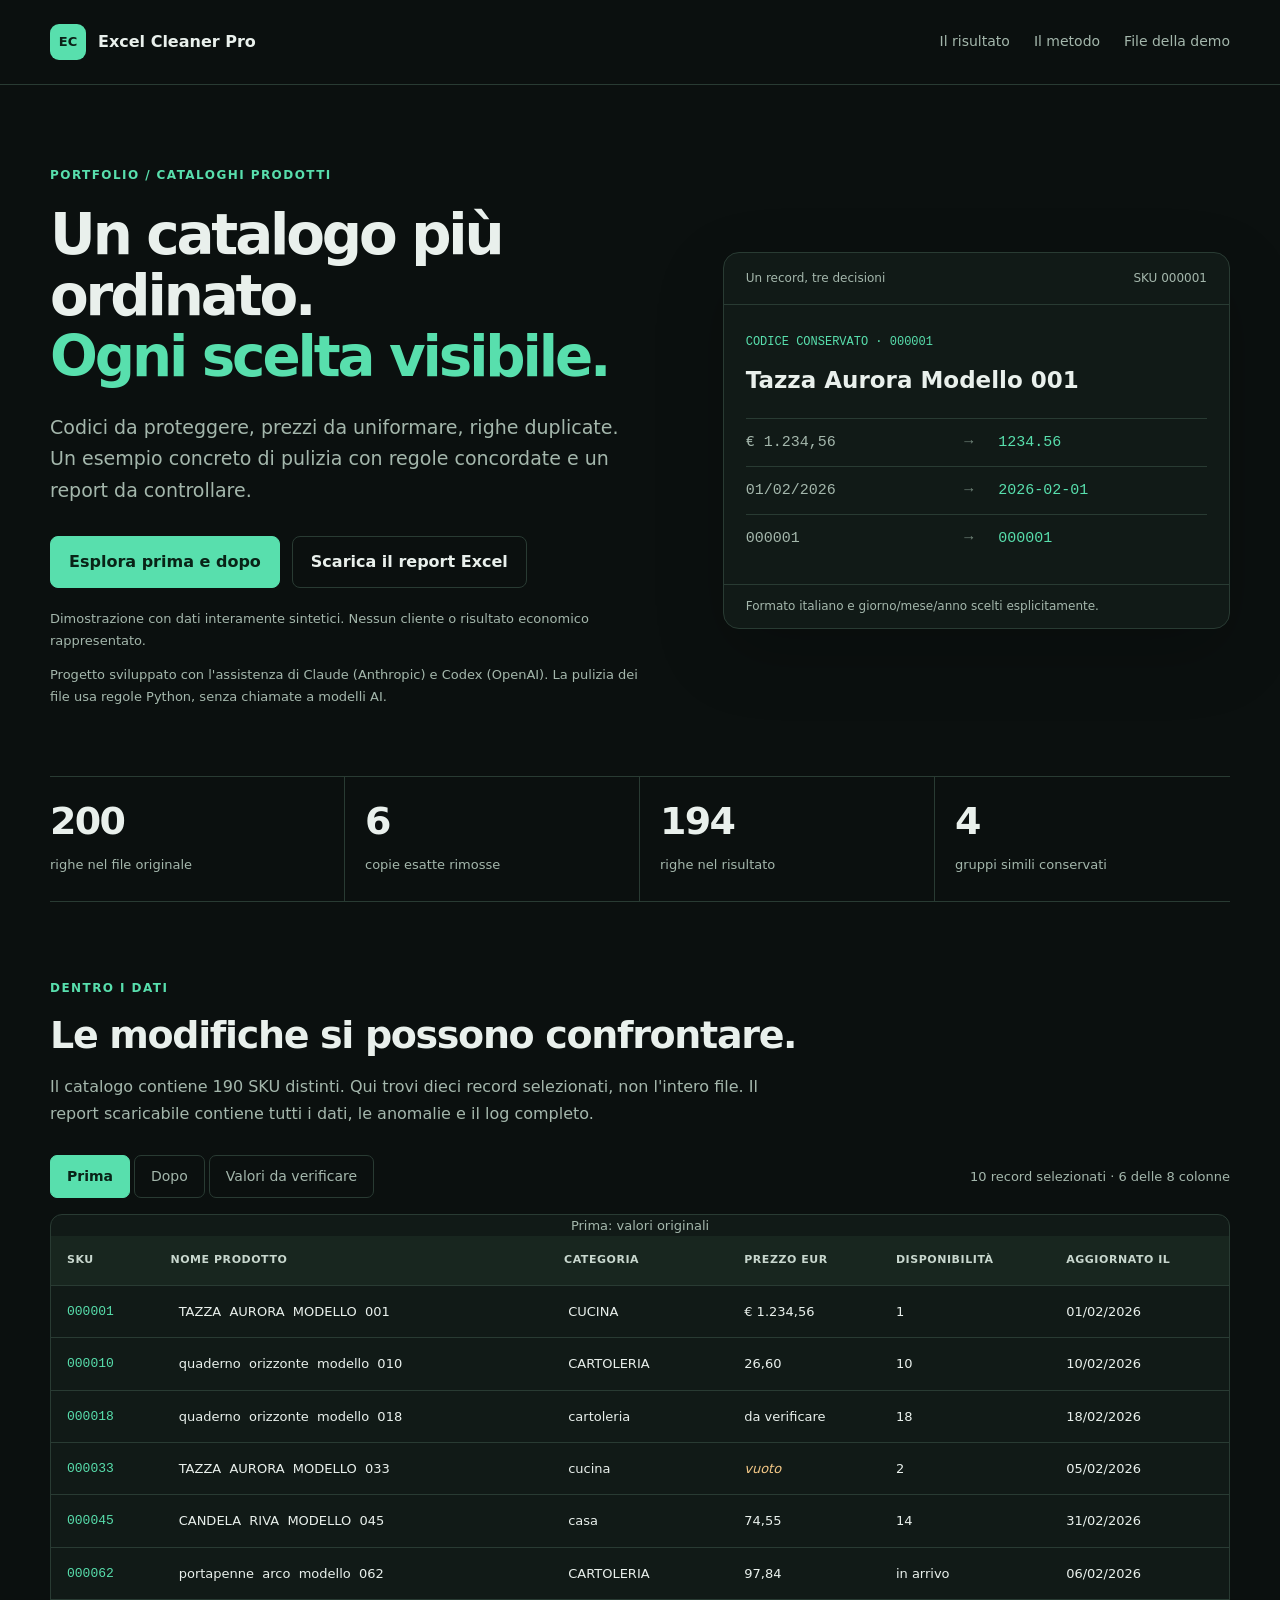
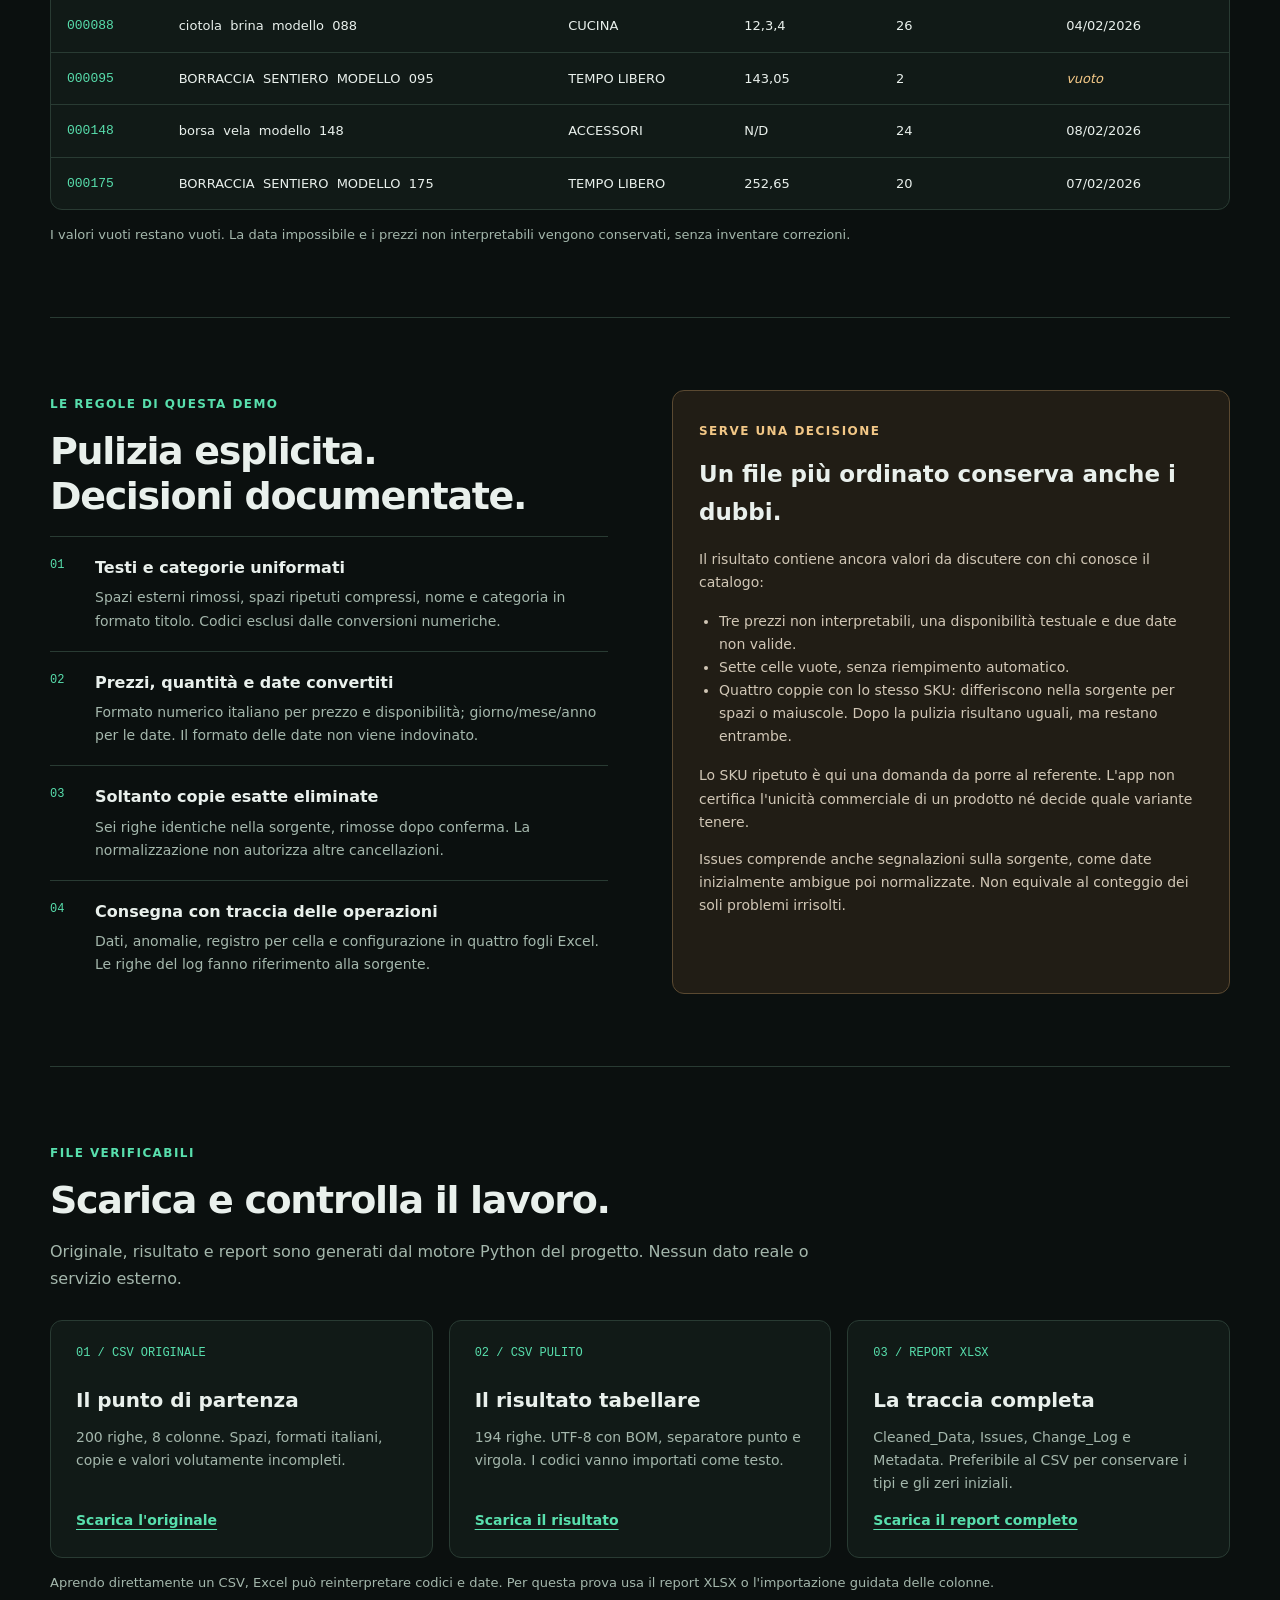
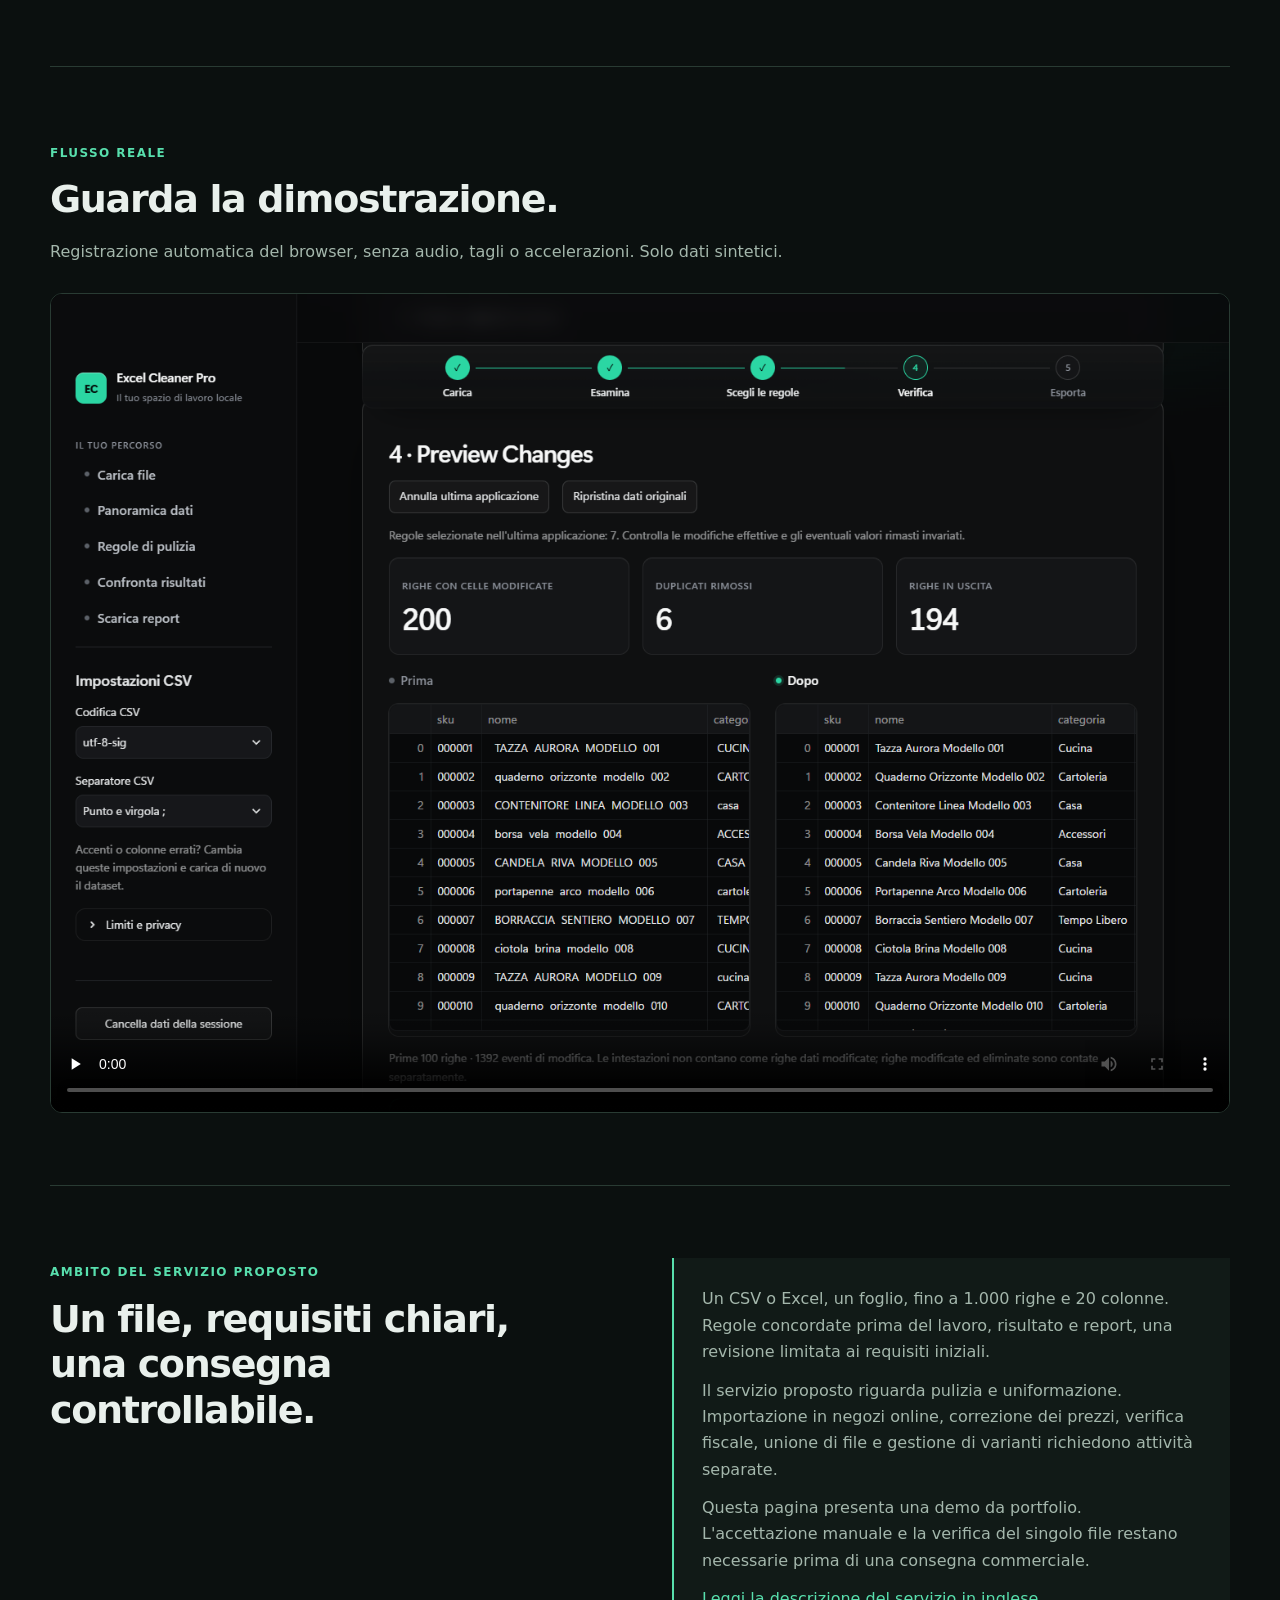
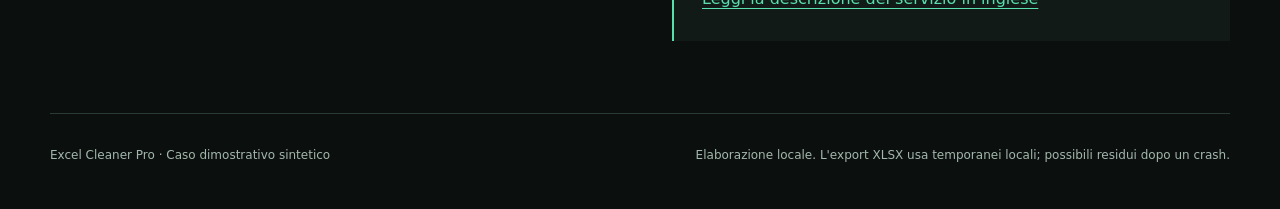
<file: demo/product_catalog/index.html>
<!doctype html>
<html lang="it">
<head>
  <meta charset="utf-8">
  <meta name="viewport" content="width=device-width, initial-scale=1">
  <meta name="description" content="Demo sintetica di pulizia di un catalogo prodotti: prima, dopo e report delle modifiche con Excel Cleaner Pro.">
  <meta http-equiv="Content-Security-Policy" content="default-src 'none'; script-src 'unsafe-inline'; style-src 'unsafe-inline'; img-src 'self' data:; media-src 'self'; connect-src 'none'; base-uri 'none'; object-src 'none'">
  <title>Un catalogo, ogni modifica visibile — Excel Cleaner Pro</title>
  <style>
    :root { color-scheme: dark; --bg:#0b100f; --panel:#111a17; --line:#293b33; --text:#e9f0ec; --muted:#a4b7ac; --green:#58dfad; --amber:#f2c786; }
    * { box-sizing:border-box; }
    html { scroll-behavior:smooth; scroll-padding-top:2rem; }
    body { margin:0; background:var(--bg); color:var(--text); font:16px/1.65 "Segoe UI",system-ui,sans-serif; }
    a { color:var(--green); text-underline-offset:4px; }
    a:focus-visible, button:focus-visible, input:focus-visible { outline:3px solid var(--amber); outline-offset:5px; }
    .wrap { width:min(1180px,calc(100% - 64px)); margin:auto; }
    .skip { position:absolute; top:-100px; left:16px; padding:12px; background:var(--panel); z-index:2; }
    .skip:focus { top:12px; }
    header { border-bottom:1px solid var(--line); }
    .nav { display:flex; align-items:center; justify-content:space-between; gap:24px; padding:24px 0; }
    .brand { display:flex; align-items:center; gap:12px; color:var(--text); text-decoration:none; font-weight:650; }
    .mark { width:36px; height:36px; display:grid; place-items:center; background:var(--green); border-radius:9px; color:#0b2117; font-size:13px; }
    .nav-links { display:flex; flex-wrap:wrap; gap:24px; font-size:14px; }
    .nav-links a { color:var(--muted); text-decoration:none; }
    .nav-links a:hover { color:var(--green); }
    .eyebrow { color:var(--green); text-transform:uppercase; letter-spacing:.12em; font-size:12px; font-weight:700; }
    .hero { padding:76px 0 56px; display:grid; grid-template-columns:1.2fr 1fr; gap:64px; align-items:center; }
    h1,h2,h3,p { margin-top:0; }
    h1 { font-size:clamp(38px,4.4vw,62px); line-height:1.08; letter-spacing:-.055em; font-weight:650; margin:18px 0 24px; }
    h1 em { font-style:normal; color:var(--green); }
    .lede { font-size:19px; color:var(--muted); max-width:580px; }
    .actions { display:flex; flex-wrap:wrap; gap:12px; margin:30px 0 20px; }
    .button { display:inline-flex; align-items:center; justify-content:center; padding:12px 18px; border-radius:8px; background:var(--green); color:#092317; text-decoration:none; font-weight:650; border:1px solid var(--green); }
    .button.secondary { color:var(--text); background:transparent; border-color:var(--line); }
    .small { font-size:13px; color:var(--muted); }
    .example { border:1px solid var(--line); border-radius:16px; overflow:hidden; background:var(--panel); box-shadow:0 24px 70px #0003; }
    .example-head { padding:16px 22px; border-bottom:1px solid var(--line); display:flex; justify-content:space-between; gap:16px; font-size:12px; color:var(--muted); }
    .example-body { padding:22px; }
    .example-sku { font-family:Consolas,monospace; color:var(--green); font-size:12px; }
    .example h3 { font-size:23px; margin:8px 0 18px; font-weight:550; }
    .comparison { display:grid; grid-template-columns:1fr 24px 1fr; gap:10px; padding:13px 0; border-top:1px solid var(--line); font:15px/1.4 Consolas,monospace; }
    .comparison .old { color:var(--muted); }
    .comparison .new { color:var(--green); }
    .comparison .arrow { color:#71867a; }
    .example-foot { padding:12px 22px; border-top:1px solid var(--line); font-size:12px; color:var(--muted); }
    .metrics { display:grid; grid-template-columns:repeat(4,1fr); border-top:1px solid var(--line); border-bottom:1px solid var(--line); }
    .metric { padding:24px 20px; border-right:1px solid var(--line); }
    .metric:first-child { padding-left:0; } .metric:last-child { border-right:0; }
    .metric strong { display:block; font-size:38px; letter-spacing:-.045em; line-height:1.1; font-weight:600; margin-bottom:8px; }
    .metric span { color:var(--muted); font-size:13px; }
    .section { padding:72px 0; border-bottom:1px solid var(--line); }
    h2 { font-size:clamp(27px,3vw,38px); line-height:1.2; letter-spacing:-.035em; font-weight:600; margin:12px 0 16px; }
    .section-heading { max-width:760px; margin-bottom:28px; }
    .section-heading p { color:var(--muted); }
    .toolbar { display:flex; flex-wrap:wrap; justify-content:space-between; align-items:center; gap:16px; margin-bottom:16px; }
    fieldset { border:0; padding:0; margin:0; display:flex; gap:4px; flex-wrap:wrap; }
    legend { position:absolute; width:1px; height:1px; overflow:hidden; clip-path:inset(50%); }
    .tab { display:block; position:relative; }
    .tab input { position:absolute; opacity:0; width:100%; height:100%; margin:0; cursor:pointer; }
    .tab span { display:block; padding:9px 16px; border:1px solid var(--line); border-radius:7px; color:var(--muted); font-size:14px; }
    .tab input:checked + span { color:#092317; border-color:var(--green); background:var(--green); font-weight:650; }
    .tab input:focus-visible + span { outline:3px solid var(--amber); outline-offset:3px; }
    .table-scroll { width:100%; overflow-x:auto; border:1px solid var(--line); border-radius:12px; background:var(--panel); }
    table { width:100%; border-collapse:collapse; text-align:left; font-size:13px; }
    th { background:#18261f; color:#c8d7ce; font-size:11px; letter-spacing:.05em; text-transform:uppercase; font-weight:600; }
    th,td { padding:15px 16px; border-bottom:1px solid var(--line); vertical-align:top; }
    tbody tr:last-child td { border-bottom:0; }
    td { max-width:300px; white-space:pre-wrap; overflow-wrap:break-word; }
    td:first-child { color:var(--green); font-family:Consolas,monospace; white-space:nowrap; }
    .empty { color:var(--amber); font-style:italic; }
    .table-note { margin:14px 0 0; font-size:13px; color:var(--muted); }
    .split { display:grid; grid-template-columns:1fr 1fr; gap:64px; }
    .rules { list-style:none; padding:0; margin:0; counter-reset:rule; }
    .rules li { counter-increment:rule; position:relative; padding:18px 0 18px 45px; border-top:1px solid var(--line); }
    .rules li::before { content:"0" counter(rule); position:absolute; left:0; color:var(--green); font:12px/1.8 Consolas,monospace; }
    .rules strong { display:block; font-weight:600; }
    .rules p { color:var(--muted); font-size:14px; margin:5px 0 0; }
    .review { border:1px solid #5a4931; border-radius:12px; padding:26px; background:#211d15; }
    .review .eyebrow { color:var(--amber); }
    .review h3 { font-size:23px; margin:12px 0 16px; font-weight:550; }
    .review p,.review li { color:#d1c7b6; font-size:14px; }
    .review ul { padding-left:20px; }
    .downloads { display:grid; grid-template-columns:repeat(3,1fr); gap:16px; }
    .download { display:flex; flex-direction:column; padding:25px; border:1px solid var(--line); border-radius:12px; background:var(--panel); }
    .format { color:var(--green); font:12px Consolas,monospace; margin-bottom:24px; }
    .download h3 { font-size:20px; margin-bottom:9px; }
    .download p { color:var(--muted); font-size:14px; flex-grow:1; }
    .download a { align-self:flex-start; font-size:14px; font-weight:600; }
    .service { padding:28px; border-left:2px solid var(--green); background:var(--panel); }
    .service p { margin-bottom:12px; color:var(--muted); }
    .service p:last-child { margin-bottom:0; }
    video { width:100%; display:block; border:1px solid var(--line); border-radius:12px; background:#000; }
    footer { padding:32px 0 44px; color:var(--muted); font-size:12px; }
    footer .wrap { display:flex; justify-content:space-between; gap:24px; flex-wrap:wrap; }
    @media(max-width:850px) {
      .hero,.split { grid-template-columns:1fr; gap:32px; } .hero { padding-top:44px; }
      .hero .example { max-width:600px; } .downloads { grid-template-columns:1fr; }
      .download .format { margin-bottom:12px; } .section { padding:48px 0; }
    }
    @media(max-width:540px) {
      .wrap { width:calc(100% - 36px); } .nav { align-items:flex-start; gap:16px; }
      .nav-links { gap:12px; font-size:12px; } .nav-links a:first-child { display:none; }
      .brand { font-size:13px; gap:8px; } .mark { width:30px; height:30px; font-size:11px; flex-shrink:0; }
      h1 { font-size:41px; } .lede { font-size:17px; }
      .metrics { grid-template-columns:1fr 1fr; } .metric { padding:18px 12px; }
      .metric:first-child { padding-left:12px; } .metric:nth-child(2) { border-right:0; }
      .metric:nth-child(-n+2) { border-bottom:1px solid var(--line); } .metric strong { font-size:32px; }
      .comparison { font-size:12px; grid-template-columns:1fr 16px 1fr; } .example-body { padding:18px; }
      .toolbar { align-items:flex-start; } .review { padding:22px; }
    }
    @media(prefers-reduced-motion:reduce) { html { scroll-behavior:auto; } }
    @media print { body { background:white; color:black; } header,.actions,video { display:none; } .wrap { width:100%; } .section { break-inside:avoid; } }
  </style>
</head>
<body>
  <a class="skip" href="#main">Vai al contenuto</a>
  <header><div class="wrap nav">
    <a class="brand" href="#main"><span class="mark" aria-hidden="true">EC</span>Excel Cleaner Pro</a>
    <nav class="nav-links" aria-label="Navigazione"><a href="#confronto">Il risultato</a><a href="#metodo">Il metodo</a><a href="#files">File della demo</a></nav>
  </div></header>
  <main id="main" class="wrap">
    <section class="hero">
      <div>
        <span class="eyebrow">Portfolio / cataloghi prodotti</span>
        <h1>Un catalogo più ordinato.<br><em>Ogni scelta visibile.</em></h1>
        <p class="lede">Codici da proteggere, prezzi da uniformare, righe duplicate. Un esempio concreto di pulizia con regole concordate e un report da controllare.</p>
        <div class="actions"><a class="button" href="#confronto">Esplora prima e dopo</a><a class="button secondary" href="catalogo_report.xlsx" download>Scarica il report Excel</a></div>
        <p class="small">Dimostrazione con dati interamente sintetici. Nessun cliente o risultato economico rappresentato.</p>
        <p class="small">Progetto sviluppato con l'assistenza di Claude (Anthropic) e Codex (OpenAI). La pulizia dei file usa regole Python, senza chiamate a modelli AI.</p>
      </div>
      <div class="example" aria-label="Esempio reale del prodotto sintetico 000001">
        <div class="example-head"><span>Un record, tre decisioni</span><span>SKU 000001</span></div>
        <div class="example-body">
          <span class="example-sku">CODICE CONSERVATO · 000001</span>
          <h3>Tazza Aurora Modello 001</h3>
          <div class="comparison"><span class="old">€ 1.234,56</span><span class="arrow" aria-hidden="true">→</span><span class="new">1234.56</span></div>
          <div class="comparison"><span class="old">01/02/2026</span><span class="arrow" aria-hidden="true">→</span><span class="new">2026-02-01</span></div>
          <div class="comparison"><span class="old">000001</span><span class="arrow" aria-hidden="true">→</span><span class="new">000001</span></div>
        </div><div class="example-foot">Formato italiano e giorno/mese/anno scelti esplicitamente.</div>
      </div>
    </section>
    <div class="metrics" aria-label="Risultati verificati della demo">
      <div class="metric"><strong>200</strong><span>righe nel file originale</span></div>
      <div class="metric"><strong>6</strong><span>copie esatte rimosse</span></div>
      <div class="metric"><strong>194</strong><span>righe nel risultato</span></div>
      <div class="metric"><strong>4</strong><span>gruppi simili conservati</span></div>
    </div>
    <section id="confronto" class="section">
      <div class="section-heading"><span class="eyebrow">Dentro i dati</span><h2>Le modifiche si possono confrontare.</h2>
        <p>Il catalogo contiene 190 SKU distinti. Qui trovi dieci record selezionati, non l'intero file. Il report scaricabile contiene tutti i dati, le anomalie e il log completo.</p></div>
      <div class="toolbar"><fieldset><legend>Vista dei dati</legend>
        <label class="tab"><input type="radio" name="view" value="before" checked><span>Prima</span></label>
        <label class="tab"><input type="radio" name="view" value="after"><span>Dopo</span></label>
        <label class="tab"><input type="radio" name="view" value="issues"><span>Valori da verificare</span></label>
      </fieldset><span class="small" id="view-description" aria-live="polite"></span></div>
      <div class="table-scroll" role="region" aria-label="Esempi di dati del catalogo" tabindex="0"><table><caption class="small" id="table-caption">Esempi del catalogo sintetico</caption><thead id="data-head"></thead><tbody id="data-body"></tbody></table></div>
      <p class="table-note">I valori vuoti restano vuoti. La data impossibile e i prezzi non interpretabili vengono conservati, senza inventare correzioni.</p>
      <noscript><p>Attiva JavaScript per confrontare gli esempi. I tre file scaricabili restano disponibili senza JavaScript.</p></noscript>
    </section>
    <section id="metodo" class="section split">
      <div><span class="eyebrow">Le regole di questa demo</span><h2>Pulizia esplicita.<br>Decisioni documentate.</h2>
        <ol class="rules">
          <li><strong>Testi e categorie uniformati</strong><p>Spazi esterni rimossi, spazi ripetuti compressi, nome e categoria in formato titolo. Codici esclusi dalle conversioni numeriche.</p></li>
          <li><strong>Prezzi, quantità e date convertiti</strong><p>Formato numerico italiano per prezzo e disponibilità; giorno/mese/anno per le date. Il formato delle date non viene indovinato.</p></li>
          <li><strong>Soltanto copie esatte eliminate</strong><p>Sei righe identiche nella sorgente, rimosse dopo conferma. La normalizzazione non autorizza altre cancellazioni.</p></li>
          <li><strong>Consegna con traccia delle operazioni</strong><p>Dati, anomalie, registro per cella e configurazione in quattro fogli Excel. Le righe del log fanno riferimento alla sorgente.</p></li>
        </ol>
      </div>
      <aside class="review"><span class="eyebrow">Serve una decisione</span><h3>Un file più ordinato conserva anche i dubbi.</h3>
        <p>Il risultato contiene ancora valori da discutere con chi conosce il catalogo:</p>
        <ul><li>Tre prezzi non interpretabili, una disponibilità testuale e due date non valide.</li>
          <li>Sette celle vuote, senza riempimento automatico.</li>
          <li>Quattro coppie con lo stesso SKU: differiscono nella sorgente per spazi o maiuscole. Dopo la pulizia risultano uguali, ma restano entrambe.</li></ul>
        <p>Lo SKU ripetuto è qui una domanda da porre al referente. L'app non certifica l'unicità commerciale di un prodotto né decide quale variante tenere.</p>
        <p class="small">Issues comprende anche segnalazioni sulla sorgente, come date inizialmente ambigue poi normalizzate. Non equivale al conteggio dei soli problemi irrisolti.</p>
      </aside>
    </section>
    <section id="files" class="section"><div class="section-heading"><span class="eyebrow">File verificabili</span><h2>Scarica e controlla il lavoro.</h2><p>Originale, risultato e report sono generati dal motore Python del progetto. Nessun dato reale o servizio esterno.</p></div>
      <div class="downloads">
        <article class="download"><span class="format">01 / CSV ORIGINALE</span><h3>Il punto di partenza</h3><p>200 righe, 8 colonne. Spazi, formati italiani, copie e valori volutamente incompleti.</p><a href="catalogo_originale.csv" download>Scarica l'originale</a></article>
        <article class="download"><span class="format">02 / CSV PULITO</span><h3>Il risultato tabellare</h3><p>194 righe. UTF-8 con BOM, separatore punto e virgola. I codici vanno importati come testo.</p><a href="catalogo_pulito.csv" download>Scarica il risultato</a></article>
        <article class="download"><span class="format">03 / REPORT XLSX</span><h3>La traccia completa</h3><p>Cleaned_Data, Issues, Change_Log e Metadata. Preferibile al CSV per conservare i tipi e gli zeri iniziali.</p><a href="catalogo_report.xlsx" download>Scarica il report completo</a></article>
      </div>
      <p class="table-note">Aprendo direttamente un CSV, Excel può reinterpretare codici e date. Per questa prova usa il report XLSX o l'importazione guidata delle colonne.</p>
    </section>
    <section class="section" id="video"><div class="section-heading"><span class="eyebrow">Flusso reale</span><h2>Guarda la dimostrazione.</h2><p>Registrazione automatica del browser, senza audio, tagli o accelerazioni. Solo dati sintetici.</p></div><video controls preload="none" poster="screenshots/preview.png" src="demo_catalogo.webm">Scarica il <a href="demo_catalogo.webm">video WebM</a>.</video></section>
    <section class="section split"><div><span class="eyebrow">Ambito del servizio proposto</span><h2>Un file, requisiti chiari,<br>una consegna controllabile.</h2></div>
      <div class="service"><p>Un CSV o Excel, un foglio, fino a 1.000 righe e 20 colonne. Regole concordate prima del lavoro, risultato e report, una revisione limitata ai requisiti iniziali.</p>
        <p>Il servizio proposto riguarda pulizia e uniformazione. Importazione in negozi online, correzione dei prezzi, verifica fiscale, unione di file e gestione di varianti richiedono attività separate.</p>
        <p>Questa pagina presenta una demo da portfolio. L'accettazione manuale e la verifica del singolo file restano necessarie prima di una consegna commerciale.</p>
        <a href="SERVICE_EN.md">Leggi la descrizione del servizio in inglese</a>
      </div>
    </section>
  </main>
  <footer><div class="wrap"><span>Excel Cleaner Pro · Caso dimostrativo sintetico</span><span>Elaborazione locale. L'export XLSX usa temporanei locali; possibili residui dopo un crash.</span></div></footer>
  <script id="demo-data" type="application/json">{"synthetic": true, "scenario": "Catalogo prodotti dimostrativo", "input_rows": 200, "output_rows": 194, "columns": 8, "distinct_skus": 190, "exact_duplicates_removed": 6, "source_possible_duplicate_rows": 8, "similar_sku_groups_kept": 4, "similar_skus": ["000010", "000050", "000090", "000130"], "missing_input_cells": 7, "missing_output_cells": 7, "modified_source_rows_including_removed": 200, "change_events": 1392, "issue_events": 112, "configuration": {"trim": true, "headers": false, "case_columns": {"nome": "title", "categoria": "title"}, "number_columns": {"prezzo_eur": "it", "disponibilita": "it"}, "date_columns": {"aggiornato_il": "%d/%m/%Y"}, "drop_duplicates": true, "confirm_duplicates": true}, "integrity": {"row_accounting": true, "column_count_preserved": true, "unique_headers": true, "deletion_authorized": true, "source_order_preserved": true, "missing_values_preserved": true}, "input_sha256": "21551b7ac16c66b64c38068d3f141d958c4302d229b6bb092c705c5787336479", "snapshots": {"before": [{"sku": "000001", "nome": "  TAZZA  AURORA  MODELLO  001  ", "categoria": " CUCINA ", "prezzo_eur": "€ 1.234,56", "disponibilita": "1", "aggiornato_il": "01/02/2026", "codice_fornitore": "00101", "note": "Record sintetico"}, {"sku": "000010", "nome": "  quaderno  orizzonte  modello  010  ", "categoria": " CARTOLERIA ", "prezzo_eur": "26,60", "disponibilita": "10", "aggiornato_il": "10/02/2026", "codice_fornitore": "00101", "note": "Record sintetico"}, {"sku": "000018", "nome": "  quaderno  orizzonte  modello  018  ", "categoria": " cartoleria ", "prezzo_eur": "da verificare", "disponibilita": "18", "aggiornato_il": "18/02/2026", "codice_fornitore": "00100", "note": "Record sintetico"}, {"sku": "000033", "nome": "  TAZZA  AURORA  MODELLO  033  ", "categoria": " cucina ", "prezzo_eur": null, "disponibilita": "2", "aggiornato_il": "05/02/2026", "codice_fornitore": "00106", "note": "Record sintetico"}, {"sku": "000045", "nome": "  CANDELA  RIVA  MODELLO  045  ", "categoria": " casa ", "prezzo_eur": "74,55", "disponibilita": "14", "aggiornato_il": "31/02/2026", "codice_fornitore": "00100", "note": "Record sintetico"}, {"sku": "000062", "nome": "  portapenne  arco  modello  062  ", "categoria": " CARTOLERIA ", "prezzo_eur": "97,84", "disponibilita": "in arrivo", "aggiornato_il": "06/02/2026", "codice_fornitore": "00108", "note": "Record sintetico"}, {"sku": "000088", "nome": "  ciotola  brina  modello  088  ", "categoria": " CUCINA ", "prezzo_eur": "12,3,4", "disponibilita": "26", "aggiornato_il": "04/02/2026", "codice_fornitore": "00107", "note": "Record sintetico"}, {"sku": "000095", "nome": "  BORRACCIA  SENTIERO  MODELLO  095  ", "categoria": " TEMPO LIBERO ", "prezzo_eur": "143,05", "disponibilita": "2", "aggiornato_il": null, "codice_fornitore": "00105", "note": "Record sintetico"}, {"sku": "000148", "nome": "  borsa  vela  modello  148  ", "categoria": " ACCESSORI ", "prezzo_eur": "N/D", "disponibilita": "24", "aggiornato_il": "08/02/2026", "codice_fornitore": "00104", "note": "Record sintetico"}, {"sku": "000175", "nome": "  BORRACCIA  SENTIERO  MODELLO  175  ", "categoria": " TEMPO LIBERO ", "prezzo_eur": "252,65", "disponibilita": "20", "aggiornato_il": "07/02/2026", "codice_fornitore": "00104", "note": null}], "after": [{"sku": "000001", "nome": "Tazza Aurora Modello 001", "categoria": "Cucina", "prezzo_eur": 1234.56, "disponibilita": 1, "aggiornato_il": "2026-02-01", "codice_fornitore": "00101", "note": "Record sintetico"}, {"sku": "000010", "nome": "Quaderno Orizzonte Modello 010", "categoria": "Cartoleria", "prezzo_eur": 26.6, "disponibilita": 10, "aggiornato_il": "2026-02-10", "codice_fornitore": "00101", "note": "Record sintetico"}, {"sku": "000018", "nome": "Quaderno Orizzonte Modello 018", "categoria": "Cartoleria", "prezzo_eur": "da verificare", "disponibilita": 18, "aggiornato_il": "2026-02-18", "codice_fornitore": "00100", "note": "Record sintetico"}, {"sku": "000033", "nome": "Tazza Aurora Modello 033", "categoria": "Cucina", "prezzo_eur": null, "disponibilita": 2, "aggiornato_il": "2026-02-05", "codice_fornitore": "00106", "note": "Record sintetico"}, {"sku": "000045", "nome": "Candela Riva Modello 045", "categoria": "Casa", "prezzo_eur": 74.55, "disponibilita": 14, "aggiornato_il": "31/02/2026", "codice_fornitore": "00100", "note": "Record sintetico"}, {"sku": "000062", "nome": "Portapenne Arco Modello 062", "categoria": "Cartoleria", "prezzo_eur": 97.84, "disponibilita": "in arrivo", "aggiornato_il": "2026-02-06", "codice_fornitore": "00108", "note": "Record sintetico"}, {"sku": "000088", "nome": "Ciotola Brina Modello 088", "categoria": "Cucina", "prezzo_eur": "12,3,4", "disponibilita": 26, "aggiornato_il": "2026-02-04", "codice_fornitore": "00107", "note": "Record sintetico"}, {"sku": "000095", "nome": "Borraccia Sentiero Modello 095", "categoria": "Tempo Libero", "prezzo_eur": 143.05, "disponibilita": 2, "aggiornato_il": null, "codice_fornitore": "00105", "note": "Record sintetico"}, {"sku": "000148", "nome": "Borsa Vela Modello 148", "categoria": "Accessori", "prezzo_eur": "N/D", "disponibilita": 24, "aggiornato_il": "2026-02-08", "codice_fornitore": "00104", "note": "Record sintetico"}, {"sku": "000175", "nome": "Borraccia Sentiero Modello 175", "categoria": "Tempo Libero", "prezzo_eur": 252.65, "disponibilita": 20, "aggiornato_il": "2026-02-07", "codice_fornitore": "00104", "note": null}]}, "review_examples": [{"sku": "000018", "column": "prezzo_eur", "value": "da verificare", "issue": "Numero non valido per il formato selezionato"}, {"sku": "000088", "column": "prezzo_eur", "value": "12,3,4", "issue": "Numero non valido per il formato selezionato"}, {"sku": "000148", "column": "prezzo_eur", "value": "N/D", "issue": "Numero non valido per il formato selezionato"}, {"sku": "000062", "column": "disponibilita", "value": "in arrivo", "issue": "Numero non valido per il formato selezionato"}, {"sku": "000045", "column": "aggiornato_il", "value": "31/02/2026", "issue": "Data inesistente: giorno o mese fuori intervallo"}, {"sku": "000145", "column": "aggiornato_il", "value": "data da confermare", "issue": "La data non corrisponde al formato scelto"}]}</script>
  <script>
    'use strict';
    const data = JSON.parse(document.getElementById('demo-data').textContent);
    const columns = ['sku','nome','categoria','prezzo_eur','disponibilita','aggiornato_il'];
    const labels = ['SKU','Nome prodotto','Categoria','Prezzo EUR','Disponibilità','Aggiornato il'];
    function render(mode) {
      const issues = mode === 'issues';
      const keys = issues ? ['sku','column','value','issue'] : columns;
      const titles = issues ? ['SKU','Colonna','Valore conservato','Segnalazione del motore'] : labels;
      const rows = issues ? data.review_examples : data.snapshots[mode];
      const head = document.getElementById('data-head');
      const body = document.getElementById('data-body');
      head.replaceChildren(); body.replaceChildren();
      const tr = document.createElement('tr');
      titles.forEach(title => { const th = document.createElement('th'); th.scope='col'; th.textContent=title; tr.append(th); });
      head.append(tr);
      rows.forEach(row => {
        const record = document.createElement('tr');
        keys.forEach(key => {
          const cell=document.createElement('td');
          cell.textContent=row[key] === null ? 'vuoto' : String(row[key]);
          if (row[key] === null) cell.className='empty';
          record.append(cell);
        });
        body.append(record);
      });
      document.getElementById('view-description').textContent=issues ? '6 conversioni non riuscite, valori conservati' : '10 record selezionati · 6 delle 8 colonne';
      document.getElementById('table-caption').textContent=issues ? 'Esempi di valori conservati da verificare' : (mode==='before' ? 'Prima: valori originali' : 'Dopo: regole applicate');
    }
    document.querySelectorAll('input[name="view"]').forEach(input => input.addEventListener('change', () => render(input.value)));
    render('before');
  </script>
</body>
</html>
</file>
